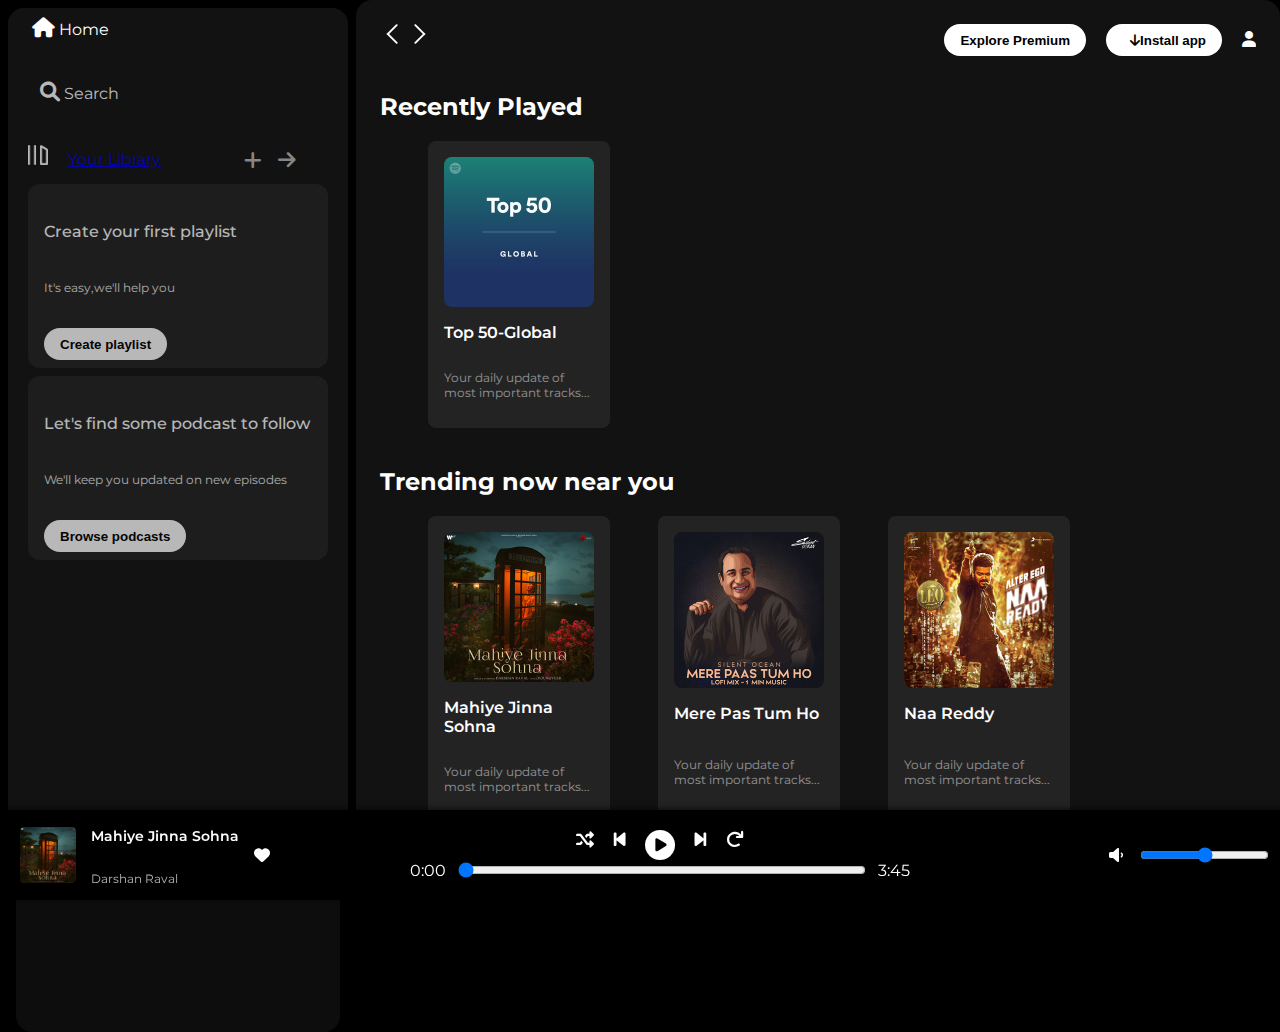
<file: index.html>
<!DOCTYPE html>
<html lang="en">
<head>
    <meta charset="UTF-8">
    <meta http-equiv="X-UA-Compatible" content="IE=edge">
    <meta name="viewport" content="width=device-width, initial-scale=1.0">
    <title>Document</title>
    <link rel="stylesheet" href="https://cdnjs.cloudflare.com/ajax/libs/font-awesome/6.0.0-beta3/css/all.min.css">
    <link rel="icon" href="./assets/logo.png" >
    <link rel="preconnect" href="https://fonts.googleapis.com">
    <link rel="preconnect" href="https://fonts.gstatic.com" crossorigin>
    <link href="https://fonts.googleapis.com/css2?family=Montserrat:wght@300;400;500;600;700&display=swap" rel="stylesheet">
    <link rel="stylesheet" href="style3.css">
    <script src="script.js"></script>

<body>
    <div class="main">
        <div class="sidebar">
            <div class="nav">
                <div class="nav-option" style="opacity: 1;">
                    <i class="fa-solid fa-house"></i>
                    <span>Home</span>
                    </div>
                    <div class="library nav-option">
                        <i class="fa-solid fa-magnifying-glass"></i>
                        <span>Search</span>
                    </div>

                </div>
                <div class="library nav-option">
                    <div class="options">
                        <div class="lib-options">
                        <img src="./assets/library_icon.png">
                        <a href="#" class="lib-text">Your Library</a>
                    </div>
                    <div class="icons">
                        <i class="fa-solid fa-plus"></i>
                        <i class="fa-solid fa-arrow-right"></i>
                    </div>
                </div>

                
                <div class="lib-box">
                    <div class="box">
                        <p class="box-p1"> Create your first playlist</p>
                        <p class="box-p2">It's easy,we'll help you</p>
                        <button class="badge">Create playlist</button>
                    </div>
                    <div class="box">
                        <p class="box-p1"> Let's find some podcast to follow</p>
                        <p class="box-p2">We'll keep you updated on new episodes</p>
                        <button class="badge">Browse podcasts</button>
                    </div>
                </div>
            </div>

        </div>
        
        <div class="maincontent">
            <div class="sticky-nav">
                <div class="nav-icons">
                <img src="./assets/backward_icon.png">
                <img src="./assets/forward_icon.png">
            </div>
            <div class="sticky-nav-options">
                <button class="badge hide">Explore Premium</button>

                <button class="badge nav-item dark-badge"><i class="fa-solid fa-arrow-down" style="margin-left: 0.5rem;"></i>Install app</button>
                 <i class="fa-solid fa-user"></i>
            </div>
        </div>
            <h2>Recently Played</h2>
            <div class="card-container">
                <div class="card">
                <img src="./assets/card1img.jpeg" class="card-img">
                <p class="card-title">Top 50-Global</p>
                <p class="card-info">Your daily update of most important tracks...</p>
                </div>
            </div>
            <br>
                <h2>Trending now near you</h2>
            <div class="card-container">
                <div class="card">
                <img src="./assets/card2img.jpeg" class="card-img">
                <p class="card-title">Mahiye Jinna Sohna</p>
                <p class="card-info">Your daily update of most important tracks...</p>
                
            </div>
            <br>
            <div class="card-container">
                <div class="card">
                <img src="./assets/card3img.jpeg" class="card-img">
                <p class="card-title">Mere Pas Tum Ho</p>
                <p class="card-info">Your daily update of most important tracks...</p>
                
            </div>
            <br>

            <div class="card-container"> 
                <div class="card">
                <img src="./assets/card4img.jpeg" class="card-img">
                 <p class="card-title">Naa Reddy</p>
                <p class="card-info">Your daily update of most important tracks...</p>
                </div>
    <br>    </div> 
        </div>
    </div>
    <br>
    <br>
            <div class="card-container">
                <div class="card">
                <img src="./assets/card5img.jpeg" class="card-img">
                <p class="card-title">Top 50-Global</p>
                <p class="card-info">Your daily update of most important tracks...</p>
                
            </div>

                <div class="card-container">
                    <div class="card">
                    <img src="./assets/card6img.jpeg" class="card-img">
                    <p class="card-title">Top Songs India</p>
                    <p class="card-info">Your daily update of most important tracks...</p>
                    </div>
                </div>
            </div>
                <br><br><br><br><br><br>


            </div>
             <footer class="music-player">
    <div class="player-left">
      <img src="./assets/card2img.jpeg" alt="Album Art">
      <div class="track-info">
        <p class="track-name">Mahiye Jinna Sohna</p>
        <p class="artist-name">Darshan Raval</p>
      </div>
      <i class="fas fa-heart"></i>
    </div>

    <div class="player-center">
      <div class="controls">
        <i class="fas fa-random"></i>
        <i class="fas fa-step-backward"></i>
        <i class="fas fa-play-circle play-button"></i>
        <i class="fas fa-step-forward"></i>
        <i class="fas fa-redo"></i>
      </div>
      <div class="progress-bar">
        <span>0:00</span>
        <input type="range" value="0" min="0" max="100" />
        <span>3:45</span>
      </div>
    </div>

    <div class="player-right">
      <i class="fas fa-volume-down"></i>
      <input type="range" value="50" min="0" max="100" />
      <i class="fas fa-expand"></i>
    </div>
  </footer>
</body>
</html>
</file>
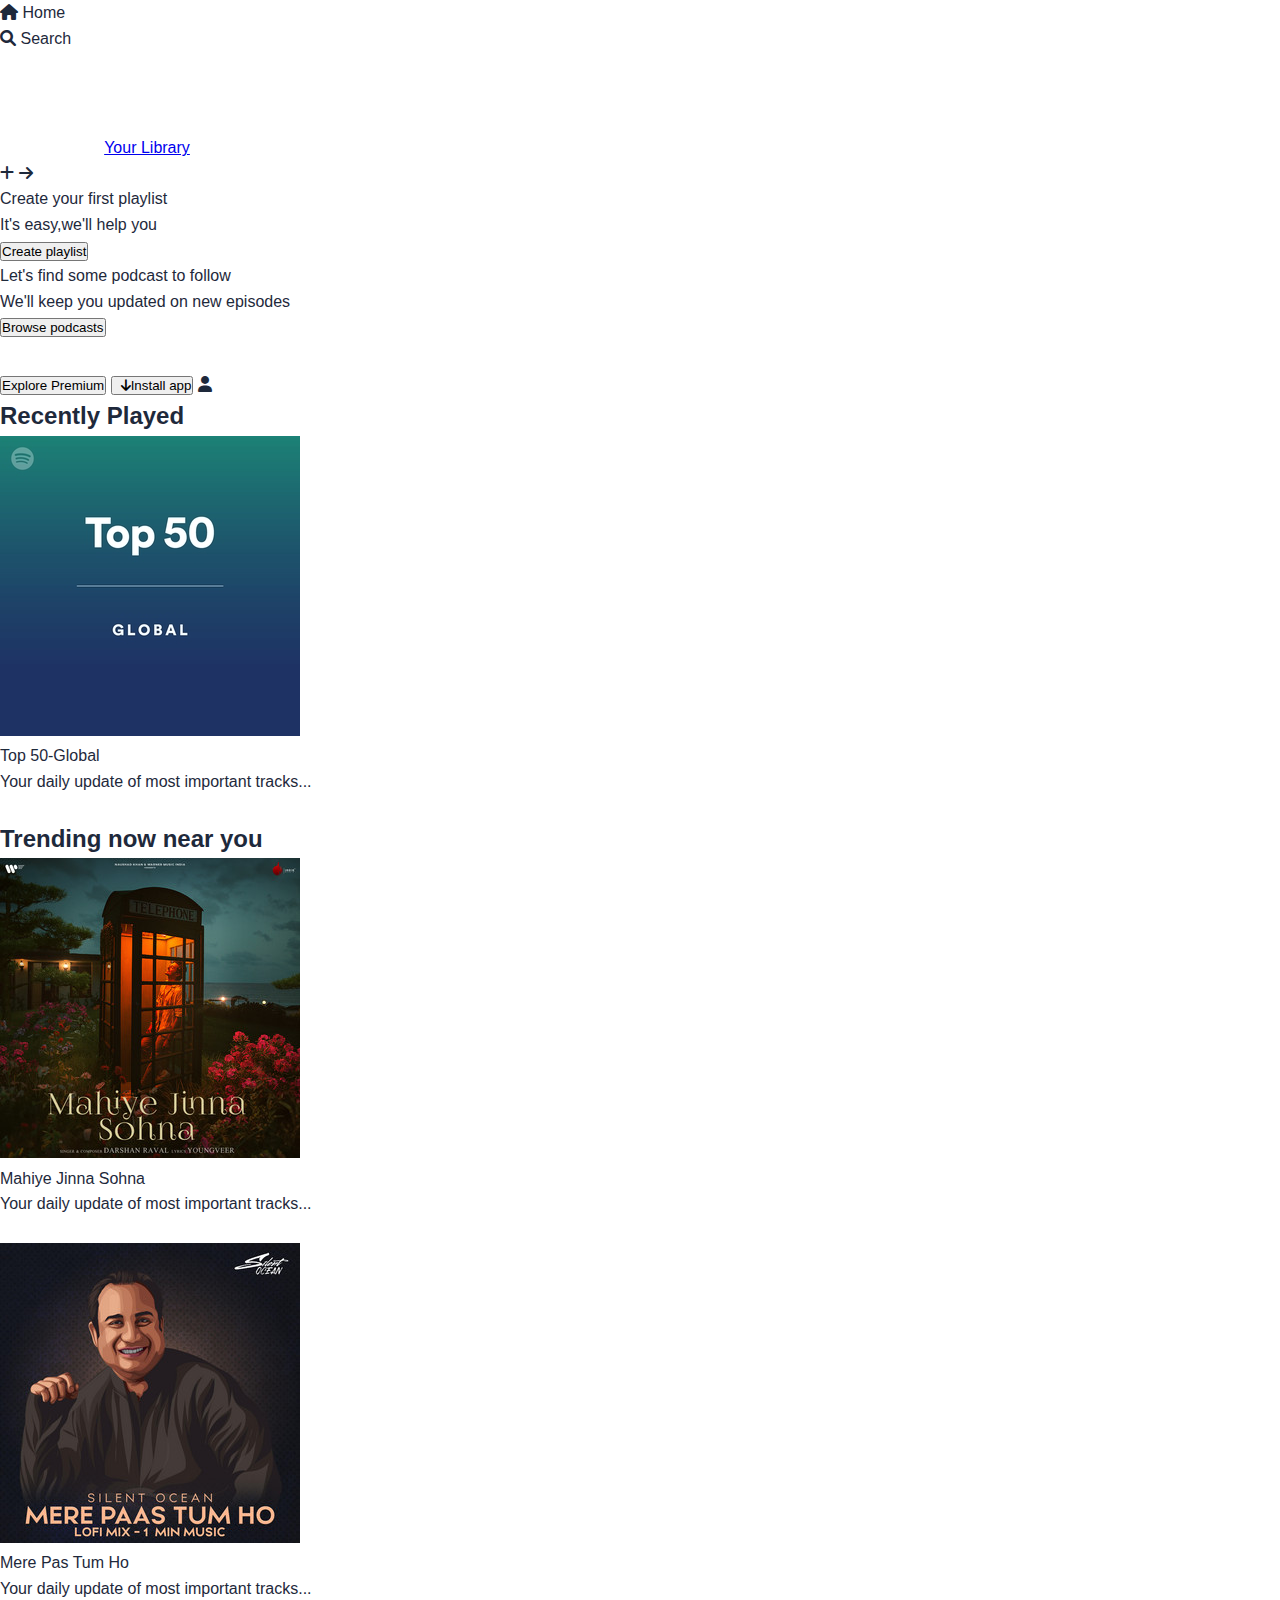
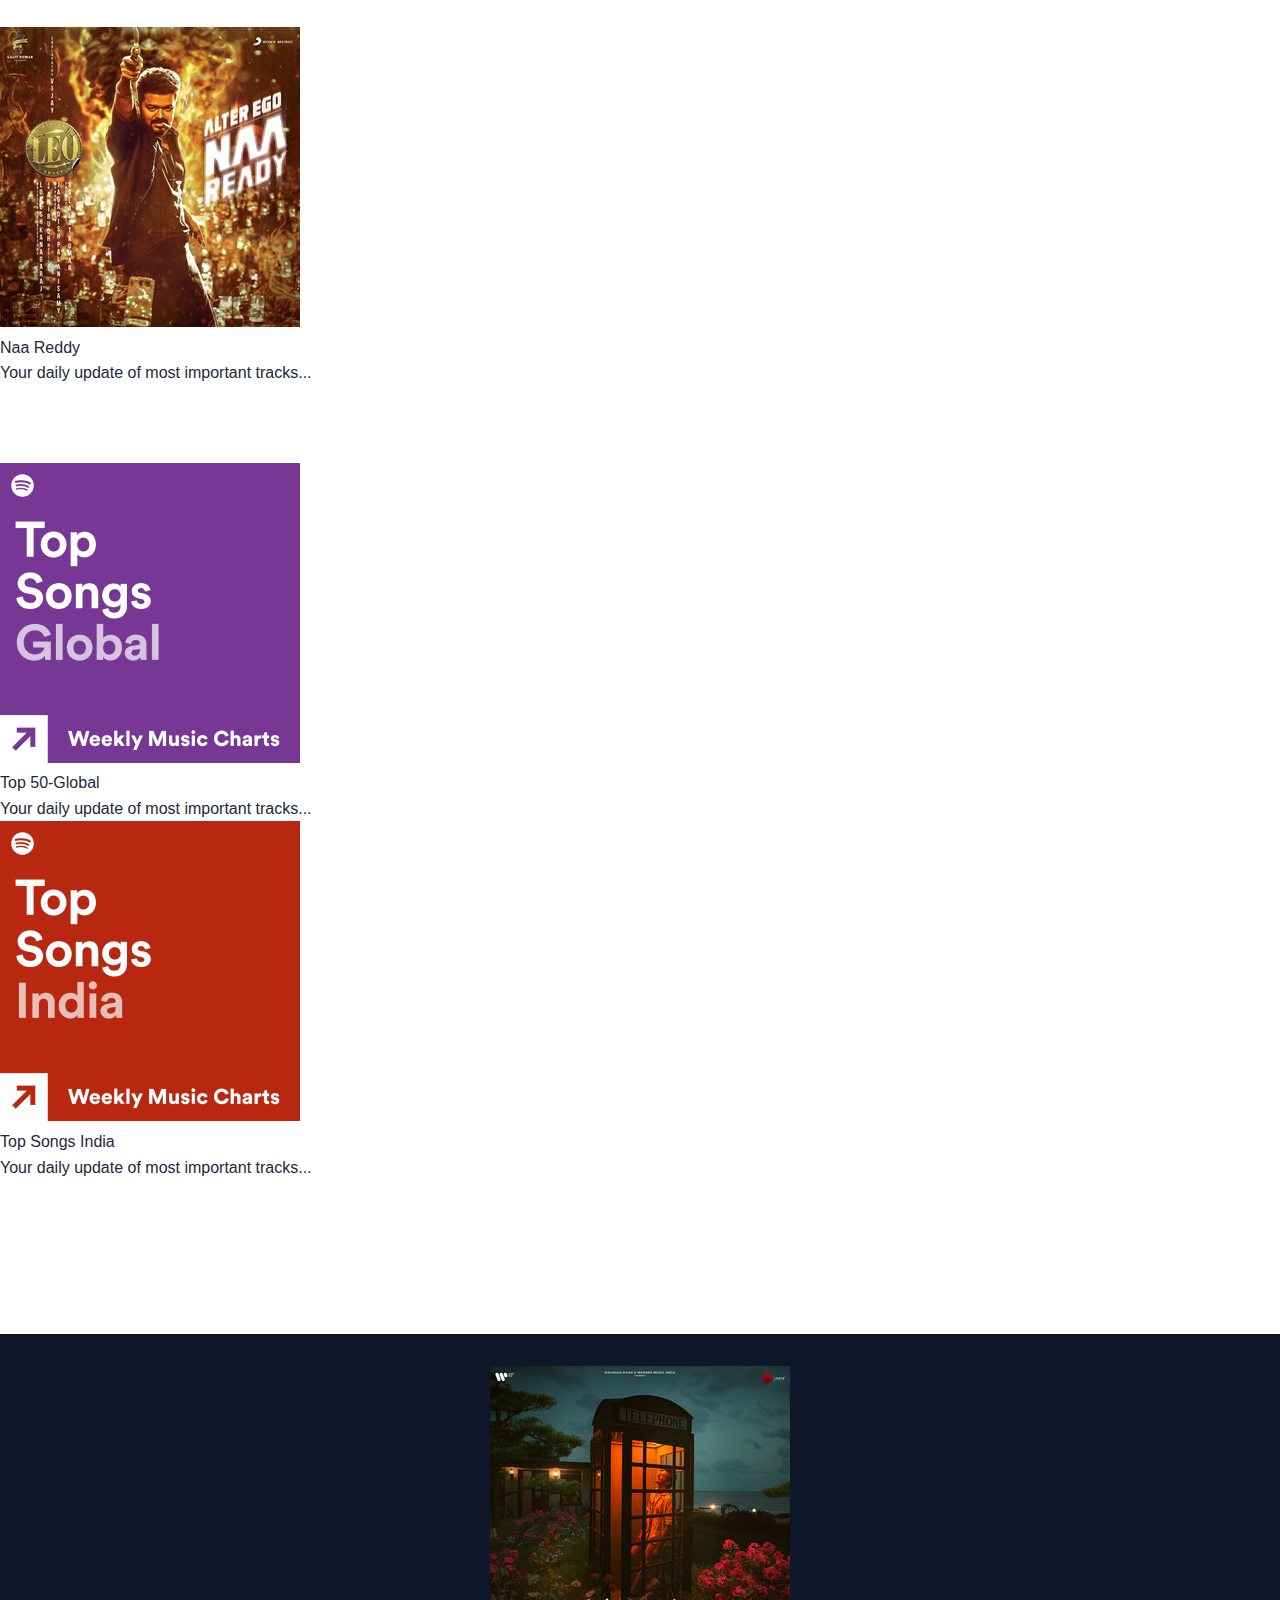
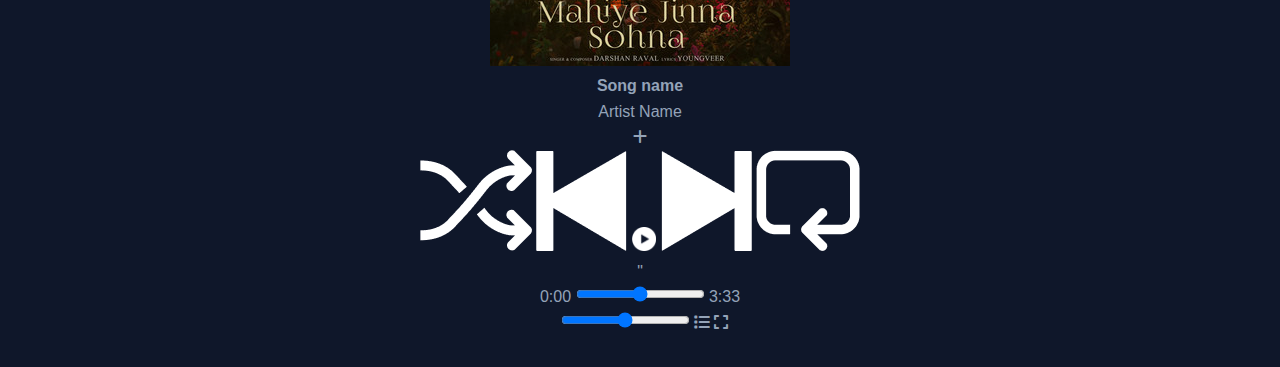
<file: index2.html>
<!DOCTYPE html>
<html lang="en">
<head>
    <meta charset="UTF-8">
    <meta http-equiv="X-UA-Compatible" content="IE=edge">
    <meta name="viewport" content="width=device-width, initial-scale=1.0">
    <title>Document</title>
    <link rel="stylesheet" href="https://cdnjs.cloudflare.com/ajax/libs/font-awesome/6.0.0-beta3/css/all.min.css">
    <link rel="icon" href="./assets/logo.png" >
    <link rel="preconnect" href="https://fonts.googleapis.com">
    <link rel="preconnect" href="https://fonts.gstatic.com" crossorigin>
    <link href="https://fonts.googleapis.com/css2?family=Montserrat:wght@300;400;500;600;700&display=swap" rel="stylesheet">
    <link rel="stylesheet" href="style.css">
    

</head>
<body>
    <div class="main">
        <div class="sidebar">
            <div class="nav">
                <div class="nav-option" style="opacity: 1;">
                    <i class="fa-solid fa-house"></i>
                    <span>Home</span>
                    </div>
                    <div class="library nav-option">
                        <i class="fa-solid fa-magnifying-glass"></i>
                        <span>Search</span>
                    </div>

                </div>
                <div class="library nav-option">
                    <div class="options">
                        <div class="lib-options">
                        <img src="./assets/library_icon.png">
                        <a href="#" class="lib-text">Your Library</a>
                    </div>
                    <div class="icons">
                        <i class="fa-solid fa-plus"></i>
                        <i class="fa-solid fa-arrow-right"></i>
                    </div>
                </div>

                
                <div class="lib-box">
                    <div class="box">
                        <p class="box-p1"> Create your first playlist</p>
                        <p class="box-p2">It's easy,we'll help you</p>
                        <button class="badge">Create playlist</button>
                    </div>
                    <div class="box">
                        <p class="box-p1"> Let's find some podcast to follow</p>
                        <p class="box-p2">We'll keep you updated on new episodes</p>
                        <button class="badge">Browse podcasts</button>
                    </div>
                </div>
            </div>

        </div>
        
        <div class="maincontent">
            <div class="sticky-nav">
                <div class="nav-icons">
                <img src="./assets/backward_icon.png">
                <img src="./assets/forward_icon.png">
            </div>
            <div class="sticky-nav-options">
                <button class="badge hide">Explore Premium</button>

                <button class="badge nav-item dark-badge"><i class="fa-solid fa-arrow-down" style="margin-left: 0.5rem;"></i>Install app</button>
                 <i class="fa-solid fa-user"></i>
            </div>
        </div>
            <h2>Recently Played</h2>
            <div class="card-container">
                <div class="card">
                <img src="./assets/card1img.jpeg" class="card-img">
                <p class="card-title">Top 50-Global</p>
                <p class="card-info">Your daily update of most important tracks...</p>
                </div>
            </div>
            <br>
                <h2>Trending now near you</h2>
            <div class="card-container">
                <div class="card">
                <img src="./assets/card2img.jpeg" class="card-img">
                <p class="card-title">Mahiye Jinna Sohna</p>
                <p class="card-info">Your daily update of most important tracks...</p>
                
            </div>
            <br>
            <div class="card-container">
                <div class="card">
                <img src="./assets/card3img.jpeg" class="card-img">
                <p class="card-title">Mere Pas Tum Ho</p>
                <p class="card-info">Your daily update of most important tracks...</p>
                
            </div>
            <br>

            <div class="card-container"> 
                <div class="card">
                <img src="./assets/card4img.jpeg" class="card-img">
                 <p class="card-title">Naa Reddy</p>
                <p class="card-info">Your daily update of most important tracks...</p>
                </div>
    <br>    </div> 
        </div>
    </div>
    <br>
    <br>
            <div class="card-container">
                <div class="card">
                <img src="./assets/card5img.jpeg" class="card-img">
                <p class="card-title">Top 50-Global</p>
                <p class="card-info">Your daily update of most important tracks...</p>
                
            </div>

                <div class="card-container">
                    <div class="card">
                    <img src="./assets/card6img.jpeg" class="card-img">
                    <p class="card-title">Top Songs India</p>
                    <p class="card-info">Your daily update of most important tracks...</p>
                    </div>
                </div>
            </div>
                <br><br><br><br><br><br>


            </div>
        <div class="footer"> 
            <div class="footer-left">
            <div class="album">
                <img src="./assets/card2img.jpeg" class="album-img">
                <div class="song-info">
                    <h4>Song name</h4>
                    <p>Artist Name</p>
                </div>
                <span class="transparent-circle">
                    <i class="fas fa-plus"></i>
                </span>
            </div>
            </div>
            <div class="player">
            <div class="player-controls" margin-top:2px>
                <img src="./assets/player_icon1.png" class="player-control-icon">
                <img src="./assets/player_icon2.png" class="player-control-icon">
                <img src="./assets/player_icon3.png" class="player-control-icon" style="opacity:1;height:1.5rem"> 
                <img src="./assets/player_icon4.png" class="player-control-icon">
                <img src="./assets/player_icon5.png" class="player-control-icon">      
            </div>"
            <div class="playback-bar" margin-bottom:4px>
                <span class="current-time">0:00</span>
                <input type="range" min="0" max="100" class="progress-bar" step="1">
                <span class="tot-time">3:33</span>
            </div>
        
            



    </div>
        <div class="footer-right">
            <i class="fa-regular fa-mp3-player"></i>
            <i class="fa-solid fa-volume"></i>
            <input type="range" min="0" max="100" class="volume-bar" step="1">
            <i class="fa-solid fa-list"></i>
            <i class="fa-solid fa-expand"></i>
        </div>

    </div>
   </div>
     
</body>

</html>
</file>
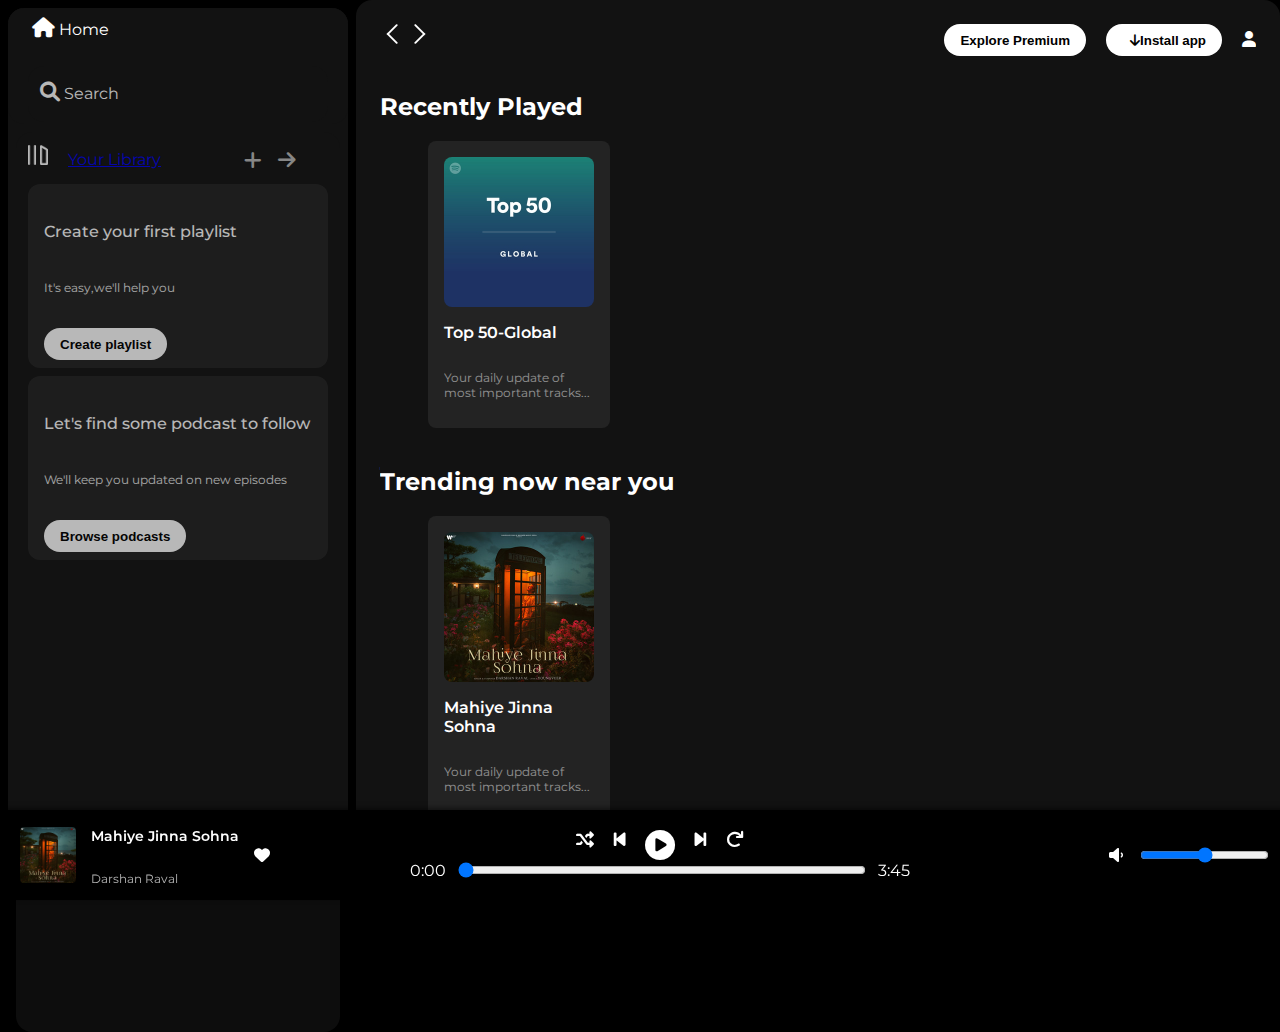
<file: index3.html>
<!DOCTYPE html>
<html lang="en">
<head>
    <meta charset="UTF-8">
    <meta http-equiv="X-UA-Compatible" content="IE=edge">
    <meta name="viewport" content="width=device-width, initial-scale=1.0">
    <title>Document</title>
    <link rel="stylesheet" href="https://cdnjs.cloudflare.com/ajax/libs/font-awesome/6.0.0-beta3/css/all.min.css">
    <link rel="icon" href="./assets/logo.png" >
    <link rel="preconnect" href="https://fonts.googleapis.com">
    <link rel="preconnect" href="https://fonts.gstatic.com" crossorigin>
    <link href="https://fonts.googleapis.com/css2?family=Montserrat:wght@300;400;500;600;700&display=swap" rel="stylesheet">
    <link rel="stylesheet" href="style3.css">
</head>

<body>
    <div class="main">
        <div class="sidebar">
            <div class="nav">
                <div class="nav-option" style="opacity: 1;">
                    <i class="fa-solid fa-house"></i>
                    <span>Home</span>
                </div>
                <div class="library nav-option">
                    <i class="fa-solid fa-magnifying-glass"></i>
                    <span>Search</span>
                </div>
            </div>

            <div class="library nav-option">
                <div class="options">
                    <div class="lib-options">
                        <img src="./assets/library_icon.png">
                        <a href="#" class="lib-text">Your Library</a>
                    </div>
                    <div class="icons">
                        <i class="fa-solid fa-plus"></i>
                        <i class="fa-solid fa-arrow-right"></i>
                    </div>
                </div>

                <div class="lib-box">
                    <div class="box">
                        <p class="box-p1"> Create your first playlist</p>
                        <p class="box-p2">It's easy,we'll help you</p>
                        <button class="badge">Create playlist</button>
                    </div>
                    <div class="box">
                        <p class="box-p1"> Let's find some podcast to follow</p>
                        <p class="box-p2">We'll keep you updated on new episodes</p>
                        <button class="badge">Browse podcasts</button>
                    </div>
                </div>
            </div>
        </div>
        
        <div class="maincontent">
            <div class="sticky-nav">
                <div class="nav-icons">
                    <img src="./assets/backward_icon.png">
                    <img src="./assets/forward_icon.png">
                </div>
                <div class="sticky-nav-options">
                    <button class="badge hide">Explore Premium</button>
                    <button class="badge nav-item dark-badge">
                        <i class="fa-solid fa-arrow-down" style="margin-left: 0.5rem;"></i>Install app
                    </button>
                    <i class="fa-solid fa-user"></i>
                </div>
            </div>

            <h2>Recently Played</h2>
            <div class="card-container">
                <div class="card">
                    <img src="./assets/card1img.jpeg" class="card-img">
                    <p class="card-title">Top 50-Global</p>
                    <p class="card-info">Your daily update of most important tracks...</p>
                </div>
            </div>

            <br>
            <h2>Trending now near you</h2>
            <div class="card-container">
                <div class="card">
                    <img src="./assets/card2img.jpeg" class="card-img">
                    <p class="card-title">Mahiye Jinna Sohna</p>
                    <p class="card-info">Your daily update of most important tracks...</p>
                </div>
            </div>

            <br>
            <div class="card-container">
                <div class="card">
                    <img src="./assets/card3img.jpeg" class="card-img">
                    <p class="card-title">Mere Pas Tum Ho</p>
                    <p class="card-info">Your daily update of most important tracks...</p>
                </div>
            </div>

            <br>
            <div class="card-container"> 
                <div class="card">
                    <img src="./assets/card4img.jpeg" class="card-img">
                    <p class="card-title">Naa Reddy</p>
                    <p class="card-info">Your daily update of most important tracks...</p>
                </div>
            </div>

            <br><br>
            <div class="card-container">
                <div class="card">
                    <img src="./assets/card5img.jpeg" class="card-img">
                    <p class="card-title">Top 50-Global</p>
                    <p class="card-info">Your daily update of most important tracks...</p>
                </div>
                <div class="card">
                    <img src="./assets/card6img.jpeg" class="card-img">
                    <p class="card-title">Top Songs India</p>
                    <p class="card-info">Your daily update of most important tracks...</p>
                </div>
            </div>

            <br><br><br><br><br><br>
        </div>
    </div>

    <footer class="music-player">
        <div class="player-left">
            <img src="./assets/card2img.jpeg" alt="Album Art">
            <div class="track-info">
                <p class="track-name">Mahiye Jinna Sohna</p>
                <p class="artist-name">Darshan Raval</p>
            </div>
            <i class="fas fa-heart"></i>
        </div>

        <div class="player-center">
            <div class="controls">
                <i class="fas fa-random"></i>
                <i class="fas fa-step-backward"></i>
                <i class="fas fa-play-circle play-button"></i>
                <i class="fas fa-step-forward"></i>
                <i class="fas fa-redo"></i>
            </div>
            <div class="progress-bar">
                <span>0:00</span>
                <input type="range" value="0" min="0" max="100" />
                <span>3:45</span>
            </div>
        </div>

        <div class="player-right">
            <i class="fas fa-volume-down"></i>
            <input type="range" value="50" min="0" max="100" />
            <i class="fas fa-expand"></i>
        </div>
    </footer>

    
    <script src="script.js"></script>
</body>
</html>
</file>
<file: style3.css>
body {
  font-family: 'Montserrat', sans-serif;
  margin:0;
  background-color: black;
  color:white;
  overflow:hidden;
  /* Adjust the margin-top to fit your design if needed */
}
html {
    height: 100%;
}                               
.main{
    display:flex;
    height:100vh;
    

}
.sidebar{

    width:340px;
    border-radius:1rem;
    background-color: #121212;
    margin:0.5rem;
}
.maincontent{
    
    flex:1;
    border-radius:1rem;
    overflow:auto;
    background-color:#121212;
    padding:0.5rem;
    padding:0 1.5rem 0 1.5rem;

    
}
.footer{
    background-color:#000000;
    align-self: baseline;
    position:fixed;
    bottom:0px;
    width: 100%;
    height:8rem;
    justify-content: space-between;
    display:flex;
    display: inline-flexbox;

}


    

.a{
    text-decoration:none;
    color:white;
}
.nav{
    background-color: #121212;
    border-radius:1rem;
    display:flex;
    flex-direction: column;
    justify-content: center;
    height:100px;
    padding:0.5rem 0.75rem;


}
.nav-option{
    line-height: 2.5rem;
    opacity:0.7;
    padding:0.5rem 0.75rem;


}
.nav-option:hover{
    line-height: 2.5rem;
    opacity: 1;

}
.nav-option i{
    font-size:1.25rem;

}
.nav-option a{
    font-size:1rem;
    margin-left: 1rem;
}
.library{
    background-color:#121212;
    border-radius:1rem;
    height:100%;
    margin:.5rem;
}
.options{
    display:flex;
    justify-content: space-between;
    align-items:center;

}   
.lib-options img{
    height:1.25rem;
    width:1.25rem;  

}
.icons{
    font-size:1.25rem;
    opacity: .7;
    margin-right:1rem;
    display:flex;
}
.icons i{ 
     margin-right:1rem;
    display:flex;


}
.icons i:hover{
    opacity: 1;
}

.box{
    background-color:#232323;
    height:10rem;
    border-radius:.75rem;
    margin: 0.25rem 0 0.5rem 0;
    padding:.75rem 1rem;
    


}
.box-p1{
    font-size:1rem;
    font-weight:500;
}
.box-p2{
    font-size:0.75rem;
    opacity:0.9;

}
.badge{
    background-color:white;
    border:none;
    border-radius:100px;
    padding:0.25rem 1rem;
    font-weight:700;
    margin-top:0.5rem;
    height:2rem;
    width:fit-content;

}
.badge nav-item dark-badge{
    color:white;
    background-color: #232323;

}
.sticky-nav{
    position:sticky;
    top:0;
    background-color:#121212;
    display:flex;
    justify-content:space-between;
    align-items:center;
    padding:1rem 0 1rem 0;
    z-index: 10;
    

}
.sticky-nav-icons {
    margin-left:0.25rem;

}
.sticky-nav-items{
    display:flex;
    justify-content: center;
    align-items: center;
}
.sticky-nav-options button{
    margin-right:1rem;

}
@media(max-width:1000px){
    .hide{
        display:none;
    }

}
.card{
    background-color: #232323;
    width:150px;
    border-radius:0.5rem;
    padding:1rem;
    margin-left:1.5rem;
    display:flex;
    flex-wrap:wrap;



}
.card-container{
    display:flex;
    flex-wrap:wrap;
    margin-left:1.5rem;

}





    

.card-img {
    width: 100%;
    border-radius: 0.5rem;


}
.card-title{
    font-weight: 600;
}
.card-info{
    font-size: 0.75rem;
    opacity: 0.5;

}
.music-player {
  position: fixed;
  bottom: 0;
  width: 100%;
  height: 90px;
  background-color: #000;
  display: flex;
  justify-content: space-between;
  align-items: center;
  color: white;
  padding: 0 20px;
  box-shadow: 0 -2px 5px rgba(0, 0, 0, 0.5);
  z-index: 100;
}

.player-left, .player-center, .player-right {
  display: flex;
  align-items: center;
}

.player-left {
  flex: 1;
  gap: 15px;
}

.player-left img {
  width: 56px;
  height: 56px;
  object-fit: cover;
  border-radius: 4px;
}

.track-info {
  display: flex;
  flex-direction: column;
}

.track-name {
  font-weight: 600;
  font-size: 14px;
}

.artist-name {
  font-size: 12px;
  color: #b3b3b3;
}

.player-center {
  flex: 2;
  flex-direction: column;
  align-items: center;
}

.controls {
  display: flex;
  justify-content: center;
  gap: 20px;
  font-size: 18px;
}

.play-button {
  font-size: 30px;
}

.progress-bar {
  display: flex;
  align-items: center;
  gap: 10px;
  width: 100%;
  max-width: 500px;
}

.progress-bar input[type=range] {
  flex-grow: 1;
  cursor: pointer;
}

.player-right {
  flex: 1;
  justify-content: flex-end;
  gap: 15px;
  display: flex;
}
</file>
<file: style.css>
/* Reset and base styles */
* {
    margin: 0;
    padding: 0;
    box-sizing: border-box;
}

:root {
    --primary-color: #6366f1;
    --primary-dark: #4f46e5;
    --secondary-color: #f1f5f9;
    --accent-color: #06b6d4;
    --text-primary: #1e293b;
    --text-secondary: #64748b;
    --text-light: #94a3b8;
    --bg-primary: #ffffff;
    --bg-secondary: #f8fafc;
    --bg-dark: #0f172a;
    --border-color: #e2e8f0;
    --shadow-sm: 0 1px 2px 0 rgb(0 0 0 / 0.05);
    --shadow-md: 0 4px 6px -1px rgb(0 0 0 / 0.1), 0 2px 4px -2px rgb(0 0 0 / 0.1);
    --shadow-lg: 0 10px 15px -3px rgb(0 0 0 / 0.1), 0 4px 6px -4px rgb(0 0 0 / 0.1);
    --shadow-xl: 0 20px 25px -5px rgb(0 0 0 / 0.1), 0 8px 10px -6px rgb(0 0 0 / 0.1);
}

html {
    scroll-behavior: smooth;
}

body {
    font-family: 'Inter', sans-serif;
    line-height: 1.6;
    color: var(--text-primary);
    background-color: var(--bg-primary);
}

.container {
    max-width: 1200px;
    margin: 0 auto;
    padding: 0 2rem;
}

/* Navigation */
.navbar {
    position: fixed;
    top: 0;
    width: 100%;
    background: rgba(255, 255, 255, 0.95);
    backdrop-filter: blur(10px);
    border-bottom: 1px solid var(--border-color);
    z-index: 1000;
    transition: all 0.3s ease;
}

.nav-container {
    max-width: 1200px;
    margin: 0 auto;
    padding: 0 2rem;
    display: flex;
    justify-content: space-between;
    align-items: center;
    height: 70px;
}

.nav-logo .logo-text {
    font-size: 1.5rem;
    font-weight: 700;
    color: var(--primary-color);
}

.nav-menu {
    display: flex;
    list-style: none;
    gap: 2rem;
}

.nav-link {
    text-decoration: none;
    color: var(--text-primary);
    font-weight: 500;
    transition: color 0.3s ease;
    position: relative;
}

.nav-link:hover {
    color: var(--primary-color);
}

.nav-link::after {
    content: '';
    position: absolute;
    bottom: -5px;
    left: 0;
    width: 0;
    height: 2px;
    background-color: var(--primary-color);
    transition: width 0.3s ease;
}

.nav-link:hover::after {
    width: 100%;
}

.hamburger {
    display: none;
    flex-direction: column;
    cursor: pointer;
}

.bar {
    width: 25px;
    height: 3px;
    background-color: var(--text-primary);
    margin: 3px 0;
    transition: 0.3s;
}

/* Hero Section */
.hero {
    min-height: 100vh;
    display: flex;
    align-items: center;
    background: linear-gradient(135deg, var(--bg-primary) 0%, var(--bg-secondary) 100%);
    padding-top: 70px;
}

.hero-container {
    max-width: 1200px;
    margin: 0 auto;
    padding: 0 2rem;
}

.hero-content {
    display: grid;
    grid-template-columns: 1fr 1fr;
    gap: 4rem;
    align-items: center;
}

.hero-title {
    font-size: 3.5rem;
    font-weight: 700;
    line-height: 1.1;
    margin-bottom: 1rem;
}

.highlight {
    color: var(--primary-color);
    background: linear-gradient(135deg, var(--primary-color), var(--accent-color));
    -webkit-background-clip: text;
    -webkit-text-fill-color: transparent;
    background-clip: text;
}

.hero-subtitle {
    font-size: 1.5rem;
    color: var(--text-secondary);
    margin-bottom: 1.5rem;
    font-weight: 500;
}

.hero-description {
    font-size: 1.1rem;
    color: var(--text-secondary);
    margin-bottom: 2rem;
    line-height: 1.7;
}

.hero-buttons {
    display: flex;
    gap: 1rem;
}

.btn {
    padding: 0.75rem 2rem;
    border-radius: 0.5rem;
    text-decoration: none;
    font-weight: 600;
    transition: all 0.3s ease;
    display: inline-flex;
    align-items: center;
    gap: 0.5rem;
}

.btn-primary {
    background-color: var(--primary-color);
    color: white;
    box-shadow: var(--shadow-md);
}

.btn-primary:hover {
    background-color: var(--primary-dark);
    transform: translateY(-2px);
    box-shadow: var(--shadow-lg);
}

.btn-secondary {
    background-color: transparent;
    color: var(--text-primary);
    border: 2px solid var(--border-color);
}

.btn-secondary:hover {
    border-color: var(--primary-color);
    color: var(--primary-color);
    transform: translateY(-2px);
}

/* Profile Card */
.profile-card {
    background: white;
    border-radius: 1rem;
    padding: 2rem;
    box-shadow: var(--shadow-xl);
    position: relative;
    overflow: hidden;
}

.profile-card::before {
    content: '';
    position: absolute;
    top: 0;
    left: 0;
    right: 0;
    height: 4px;
    background: linear-gradient(90deg, var(--primary-color), var(--accent-color));
}

.profile-img {
    text-align: center;
    margin-bottom: 2rem;
}

.profile-img i {
    font-size: 4rem;
    color: var(--text-light);
}

.code-snippet {
    background: var(--bg-dark);
    border-radius: 0.5rem;
    overflow: hidden;
    font-family: 'JetBrains Mono', monospace;
    font-size: 0.875rem;
}

.code-header {
    background: #1e293b;
    padding: 0.75rem 1rem;
    display: flex;
    gap: 0.5rem;
    align-items: center;
}

.dot {
    width: 12px;
    height: 12px;
    border-radius: 50%;
}

.dot.red { background-color: #ef4444; }
.dot.yellow { background-color: #f59e0b; }
.dot.green { background-color: #10b981; }

.code-content {
    padding: 1rem;
    color: #e2e8f0;
    line-height: 1.6;
}

.code-line {
    display: block;
    margin-bottom: 0.25rem;
}

.keyword { color: #c084fc; }
.variable { color: #60a5fa; }
.property { color: #34d399; }
.string { color: #fbbf24; }

/* Sections */
.section-title {
    font-size: 2.5rem;
    font-weight: 700;
    text-align: center;
    margin-bottom: 3rem;
    color: var(--text-primary);
}

/* About Section */
.about {
    padding: 6rem 0;
    background-color: var(--bg-secondary);
}

.about-content {
    max-width: 800px;
    margin: 0 auto;
    text-align: center;
}

.about-text p {
    font-size: 1.1rem;
    color: var(--text-secondary);
    margin-bottom: 1.5rem;
    line-height: 1.7;
}

.stats {
    display: grid;
    grid-template-columns: repeat(3, 1fr);
    gap: 2rem;
    margin-top: 3rem;
}

.stat {
    text-align: center;
    padding: 2rem;
    background: white;
    border-radius: 1rem;
    box-shadow: var(--shadow-md);
    transition: transform 0.3s ease;
}

.stat:hover {
    transform: translateY(-5px);
}

.stat h3 {
    font-size: 2.5rem;
    font-weight: 700;
    color: var(--primary-color);
    margin-bottom: 0.5rem;
}

.stat p {
    color: var(--text-secondary);
    font-weight: 500;
}

/* Skills Section */
.skills {
    padding: 6rem 0;
}

.skills-grid {
    display: grid;
    grid-template-columns: repeat(auto-fit, minmax(300px, 1fr));
    gap: 2rem;
}

.skill-category {
    background: white;
    padding: 2rem;
    border-radius: 1rem;
    box-shadow: var(--shadow-md);
    transition: transform 0.3s ease;
}

.skill-category:hover {
    transform: translateY(-5px);
}

.skill-category h3 {
    font-size: 1.5rem;
    font-weight: 600;
    margin-bottom: 1.5rem;
    color: var(--text-primary);
}

.skill-items {
    display: flex;
    flex-wrap: wrap;
    gap: 0.75rem;
}

.skill-item {
    background: var(--bg-secondary);
    color: var(--text-primary);
    padding: 0.5rem 1rem;
    border-radius: 2rem;
    font-size: 0.875rem;
    font-weight: 500;
    transition: all 0.3s ease;
}

.skill-item:hover {
    background: var(--primary-color);
    color: white;
    transform: translateY(-2px);
}

/* Projects Section */
.projects {
    padding: 6rem 0;
    background-color: var(--bg-secondary);
}

.projects-grid {
    display: grid;
    grid-template-columns: repeat(auto-fit, minmax(350px, 1fr));
    gap: 2rem;
}

.project-card {
    background: white;
    border-radius: 1rem;
    overflow: hidden;
    box-shadow: var(--shadow-md);
    transition: all 0.3s ease;
}

.project-card:hover {
    transform: translateY(-10px);
    box-shadow: var(--shadow-xl);
}

.project-image {
    height: 200px;
    overflow: hidden;
    position: relative;
}

.project-image img {
    width: 100%;
    height: 100%;
    object-fit: cover;
    transition: transform 0.3s ease;
}

.project-card:hover .project-image img {
    transform: scale(1.1);
}

.project-placeholder {
    width: 100%;
    height: 100%;
    background: linear-gradient(135deg, var(--primary-color), var(--accent-color));
    display: flex;
    align-items: center;
    justify-content: center;
    color: white;
    font-size: 3rem;
}

.project-content {
    padding: 2rem;
}

.project-content h3 {
    font-size: 1.5rem;
    font-weight: 600;
    margin-bottom: 1rem;
    color: var(--text-primary);
}

.project-content p {
    color: var(--text-secondary);
    margin-bottom: 1.5rem;
    line-height: 1.6;
}

.project-tech {
    display: flex;
    flex-wrap: wrap;
    gap: 0.5rem;
    margin-bottom: 1.5rem;
}

.tech-tag {
    background: var(--bg-secondary);
    color: var(--text-primary);
    padding: 0.25rem 0.75rem;
    border-radius: 1rem;
    font-size: 0.75rem;
    font-weight: 500;
}

.project-links {
    display: flex;
    gap: 1rem;
}

.project-link {
    text-decoration: none;
    color: var(--primary-color);
    font-weight: 500;
    display: flex;
    align-items: center;
    gap: 0.5rem;
    transition: color 0.3s ease;
}

.project-link:hover {
    color: var(--primary-dark);
}

/* Contact Section */
.contact {
    padding: 6rem 0;
}

.contact-content {
    max-width: 600px;
    margin: 0 auto;
    text-align: center;
}

.contact-text p {
    font-size: 1.1rem;
    color: var(--text-secondary);
    margin-bottom: 3rem;
    line-height: 1.7;
}

.contact-links {
    display: grid;
    grid-template-columns: repeat(auto-fit, minmax(200px, 1fr));
    gap: 1rem;
}

.contact-link {
    display: flex;
    align-items: center;
    justify-content: center;
    gap: 0.75rem;
    padding: 1rem;
    background: white;
    border: 2px solid var(--border-color);
    border-radius: 0.5rem;
    text-decoration: none;
    color: var(--text-primary);
    font-weight: 500;
    transition: all 0.3s ease;
}

.contact-link:hover {
    border-color: var(--primary-color);
    color: var(--primary-color);
    transform: translateY(-2px);
    box-shadow: var(--shadow-md);
}

.contact-link i {
    font-size: 1.25rem;
}

/* Footer */
.footer {
    background-color: var(--bg-dark);
    color: var(--text-light);
    text-align: center;
    padding: 2rem 0;
}

/* Responsive Design */
@media (max-width: 768px) {
    .hamburger {
        display: flex;
    }

    .nav-menu {
        position: fixed;
        left: -100%;
        top: 70px;
        flex-direction: column;
        background-color: white;
        width: 100%;
        text-align: center;
        transition: 0.3s;
        box-shadow: var(--shadow-md);
        padding: 2rem 0;
    }

    .nav-menu.active {
        left: 0;
    }

    .nav-menu li {
        margin: 1rem 0;
    }

    .hero-content {
        grid-template-columns: 1fr;
        gap: 2rem;
        text-align: center;
    }

    .hero-title {
        font-size: 2.5rem;
    }

    .hero-buttons {
        justify-content: center;
        flex-wrap: wrap;
    }

    .stats {
        grid-template-columns: 1fr;
        gap: 1rem;
    }

    .skills-grid {
        grid-template-columns: 1fr;
    }

    .projects-grid {
        grid-template-columns: 1fr;
    }

    .contact-links {
        grid-template-columns: 1fr;
    }

    .container {
        padding: 0 1rem;
    }

    .nav-container {
        padding: 0 1rem;
    }

    .hero-container {
        padding: 0 1rem;
    }
}

@media (max-width: 480px) {
    .hero-title {
        font-size: 2rem;
    }

    .section-title {
        font-size: 2rem;
    }

    .btn {
        padding: 0.625rem 1.5rem;
        font-size: 0.875rem;
    }
}

/* Animations */
@keyframes fadeInUp {
    from {
        opacity: 0;
        transform: translateY(30px);
    }
    to {
        opacity: 1;
        transform: translateY(0);
    }
}

.hero-text {
    animation: fadeInUp 0.8s ease-out;
}

.profile-card {
    animation: fadeInUp 0.8s ease-out 0.2s both;
}

/* Smooth scrolling offset for fixed navbar */
section {
    scroll-margin-top: 70px;
}
</file>
